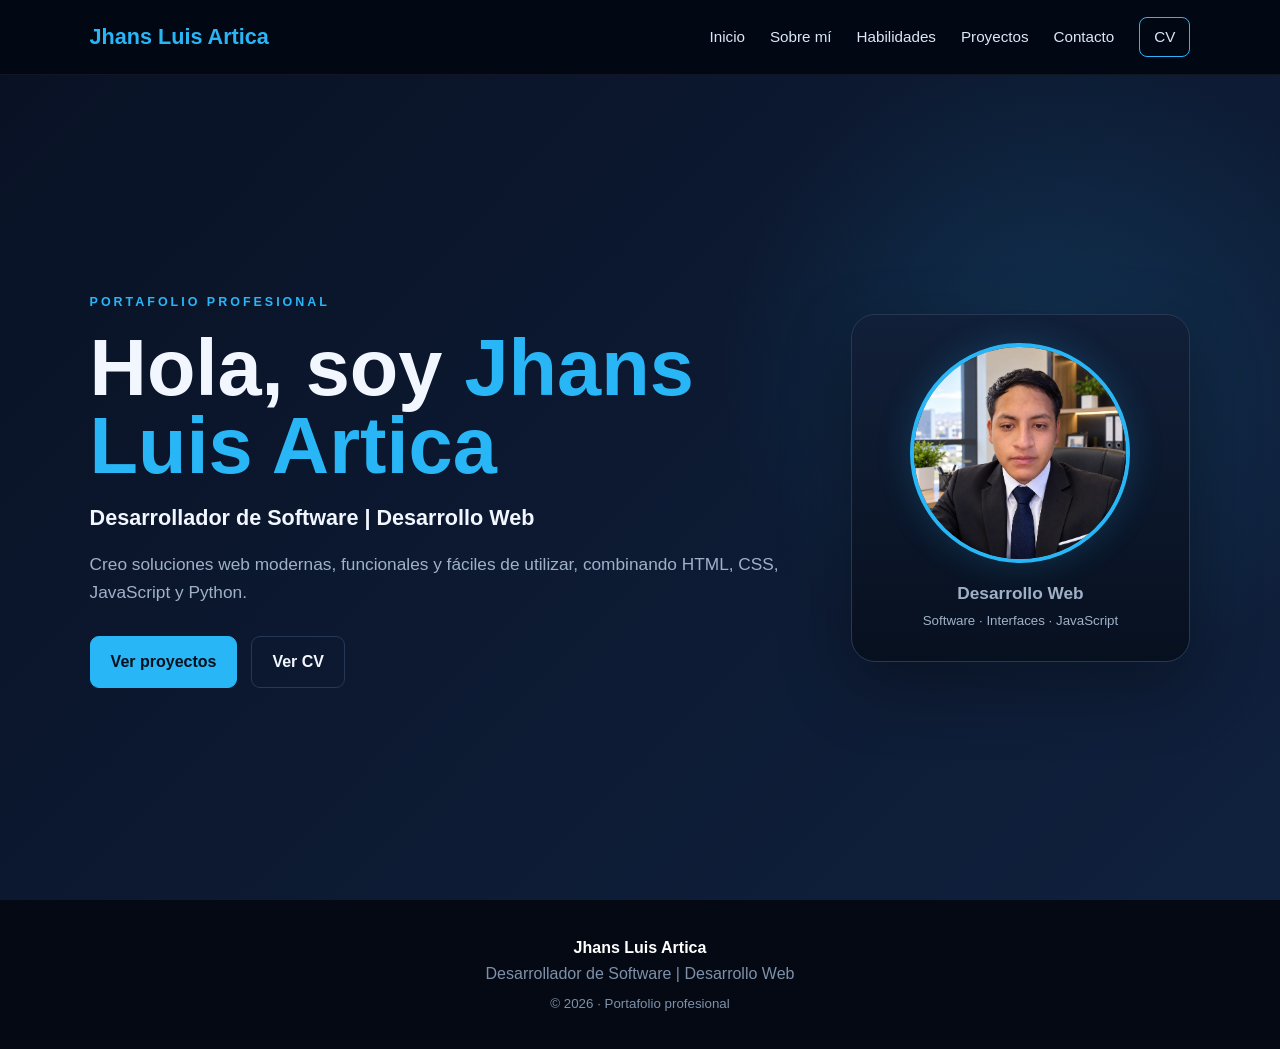
<file: index.html>
<!DOCTYPE html><html lang="es"><head><meta charset="UTF-8"><meta name="viewport" content="width=device-width,initial-scale=1.0"><meta name="description" content="Portafolio profesional de Jhans Luis Artica"><title>Jhans Luis Artica | Portafolio</title><link rel="stylesheet" href="estilos.css"></head><body><header class="header"><a class="brand" href="index.html">Jhans Luis Artica</a><button class="menu-toggle" aria-label="Abrir menú">☰</button><nav class="nav"><a href="index.html">Inicio</a><a href="sobre-mi.html">Sobre mí</a><a href="habilidades.html">Habilidades</a><a href="proyectos.html">Proyectos</a><a href="contacto.html">Contacto</a><a class="cv-link" href="cv.html" target="_blank">CV</a></nav></header><main><section class="hero"><div><span class="eyebrow">PORTAFOLIO PROFESIONAL</span><h1>Hola, soy <span>Jhans Luis Artica</span></h1><h2>Desarrollador de Software | Desarrollo Web</h2><p>Creo soluciones web modernas, funcionales y fáciles de utilizar, combinando HTML, CSS, JavaScript y Python.</p><div class="actions"><a class="btn primary" href="proyectos.html">Ver proyectos</a><a class="btn" href="cv.html" target="_blank">Ver CV</a></div></div><div class="profile-card"><img class="profile-photo" src="img/foto-perfil.png" alt="Foto de perfil de Jhans Luis Artica"><p>Desarrollo Web</p><small>Software · Interfaces · JavaScript</small></div></section></main><footer><strong>Jhans Luis Artica</strong><span>Desarrollador de Software | Desarrollo Web</span><small>© 2026 · Portafolio profesional</small></footer><script src="script.js"></script></body></html>
</file>
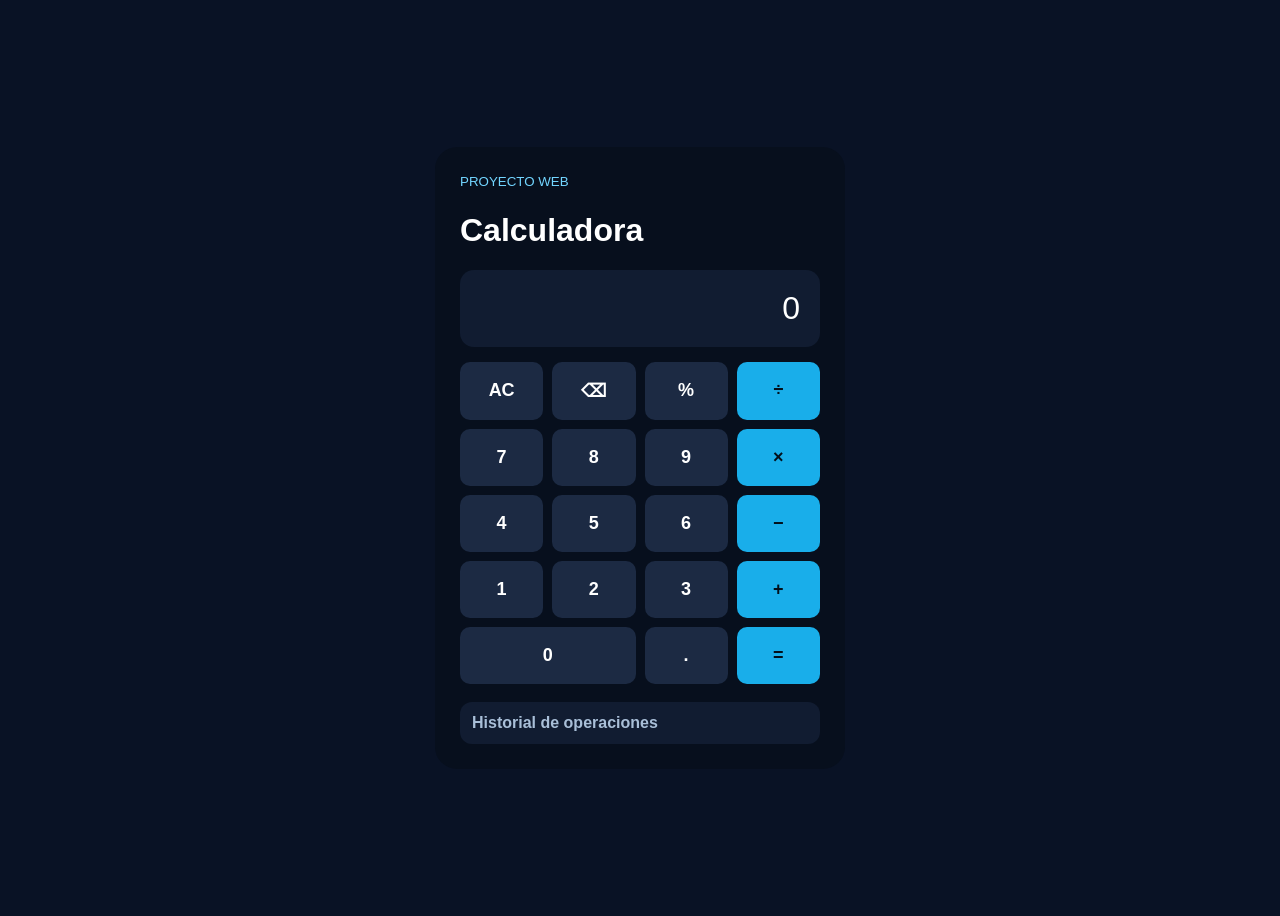
<file: proyectos/calculadora/index.html>
<!doctype html><html lang="es"><head><meta charset="utf-8"><meta name="viewport" content="width=device-width"><title>Calculadora Web</title><style>body{font-family:Arial;background:#091225;color:white;display:grid;place-items:center;min-height:100vh}.box{width:360px;background:#070f1d;padding:25px;border-radius:22px}.screen{background:#111c31;padding:20px;text-align:right;font-size:32px;border-radius:14px;margin:15px 0}.keys{display:grid;grid-template-columns:repeat(4,1fr);gap:9px}button{padding:18px;border:0;border-radius:10px;font-size:18px;font-weight:bold;background:#1c2a43;color:white}button.op{background:#19aeea;color:#03101b}.history{margin-top:18px;background:#111c31;padding:12px;border-radius:12px;max-height:110px;overflow:auto;color:#a9bfd8}small{color:#72d5ff}</style></head><body><div class="box"><small>PROYECTO WEB</small><h1>Calculadora</h1><div class="screen" id="screen">0</div><div class="keys"><button onclick="clearAll()">AC</button><button onclick="back()">⌫</button><button onclick="add('%')">%</button><button class="op" onclick="add('/')">÷</button><button onclick="add('7')">7</button><button onclick="add('8')">8</button><button onclick="add('9')">9</button><button class="op" onclick="add('*')">×</button><button onclick="add('4')">4</button><button onclick="add('5')">5</button><button onclick="add('6')">6</button><button class="op" onclick="add('-')">−</button><button onclick="add('1')">1</button><button onclick="add('2')">2</button><button onclick="add('3')">3</button><button class="op" onclick="add('+')">+</button><button style="grid-column:span 2" onclick="add('0')">0</button><button onclick="add('.')">.</button><button class="op" onclick="calc()">=</button></div><div class="history"><b>Historial de operaciones</b><div id="hist"></div></div></div><script>let e='';const s=document.getElementById('screen'),h=document.getElementById('hist');function add(x){e+=x;s.textContent=e}function clearAll(){e='';s.textContent='0'}function back(){e=e.slice(0,-1);s.textContent=e||'0'}function calc(){try{let r=Function('return '+e)();h.innerHTML='<div>'+e+' = '+r+'</div>'+h.innerHTML;e=String(r);s.textContent=e}catch{s.textContent='Error';e=''}}document.addEventListener('keydown',x=>{if(/[0-9+\-*/.%]/.test(x.key))add(x.key);if(x.key==='Enter')calc();if(x.key==='Backspace')back();if(x.key==='Escape')clearAll()})</script></body></html>
</file>
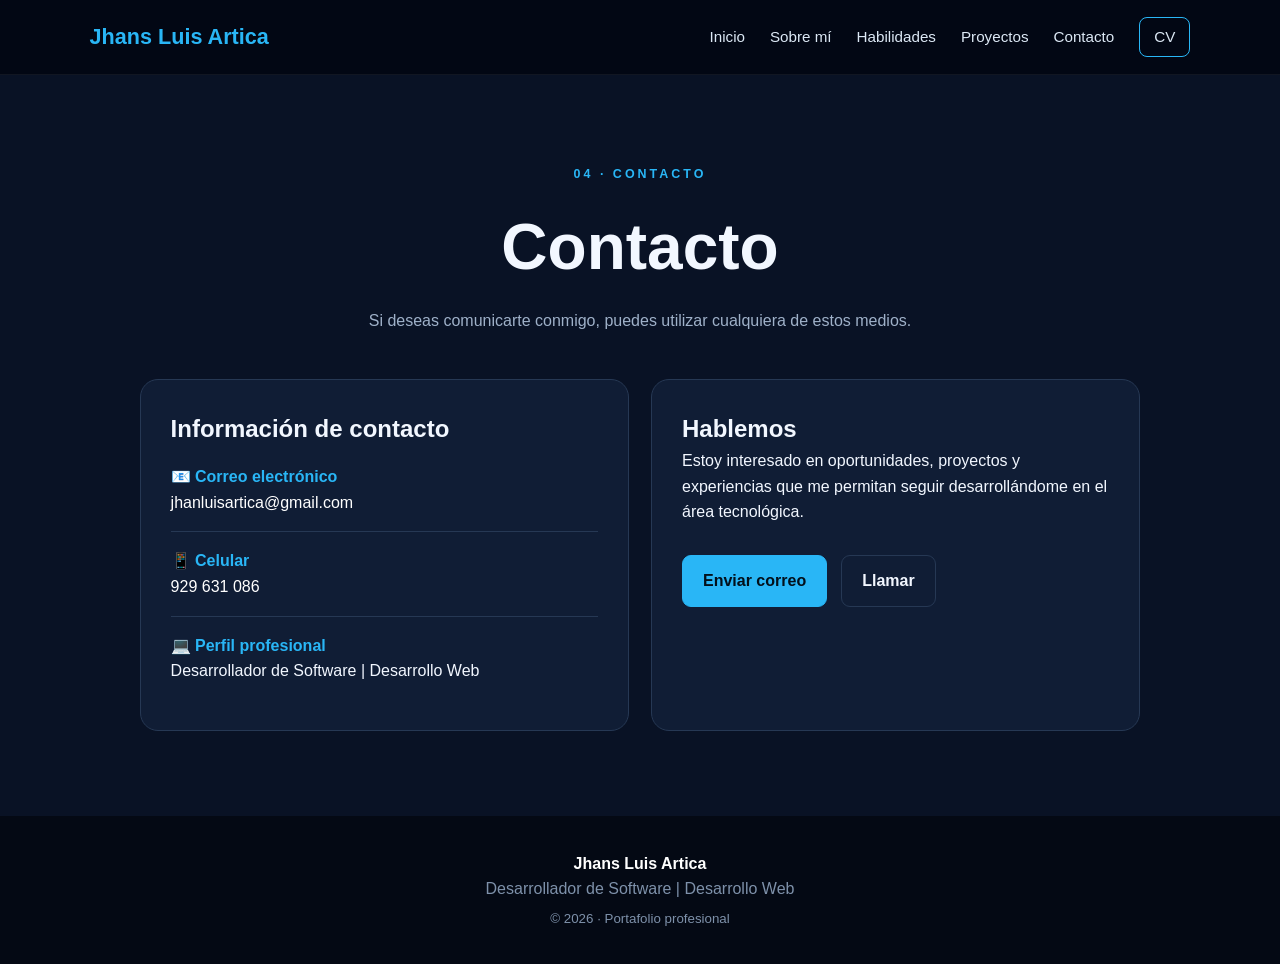
<file: contacto.html>
<!DOCTYPE html><html lang="es"><head><meta charset="UTF-8"><meta name="viewport" content="width=device-width,initial-scale=1.0"><meta name="description" content="Portafolio profesional de Jhans Luis Artica"><title>Contacto | Jhans Luis Artica</title><link rel="stylesheet" href="estilos.css"></head><body><header class="header"><a class="brand" href="index.html">Jhans Luis Artica</a><button class="menu-toggle" aria-label="Abrir menú">☰</button><nav class="nav"><a href="index.html">Inicio</a><a href="sobre-mi.html">Sobre mí</a><a href="habilidades.html">Habilidades</a><a href="proyectos.html">Proyectos</a><a href="contacto.html">Contacto</a><a class="cv-link" href="cv.html" target="_blank">CV</a></nav></header><main><section class="page"><div class="page-head"><span class="eyebrow">04 · CONTACTO</span><h1>Contacto</h1><p>Si deseas comunicarte conmigo, puedes utilizar cualquiera de estos medios.</p></div><div class="contact-grid"><div class="contact-box"><h2>Información de contacto</h2><div class="contact-item"><b>📧 Correo electrónico</b><a href="mailto:jhanluisartica@gmail.com">jhanluisartica@gmail.com</a></div><div class="contact-item"><b>📱 Celular</b><a href="tel:+51929631086">929 631 086</a></div><div class="contact-item"><b>💻 Perfil profesional</b><span>Desarrollador de Software | Desarrollo Web</span></div></div><div class="contact-box"><h2>Hablemos</h2><p>Estoy interesado en oportunidades, proyectos y experiencias que me permitan seguir desarrollándome en el área tecnológica.</p><div class="actions"><a class="btn primary" href="mailto:jhanluisartica@gmail.com">Enviar correo</a><a class="btn" href="tel:+51929631086">Llamar</a></div></div></div></section></main><footer><strong>Jhans Luis Artica</strong><span>Desarrollador de Software | Desarrollo Web</span><small>© 2026 · Portafolio profesional</small></footer><script src="script.js"></script></body></html>
</file>
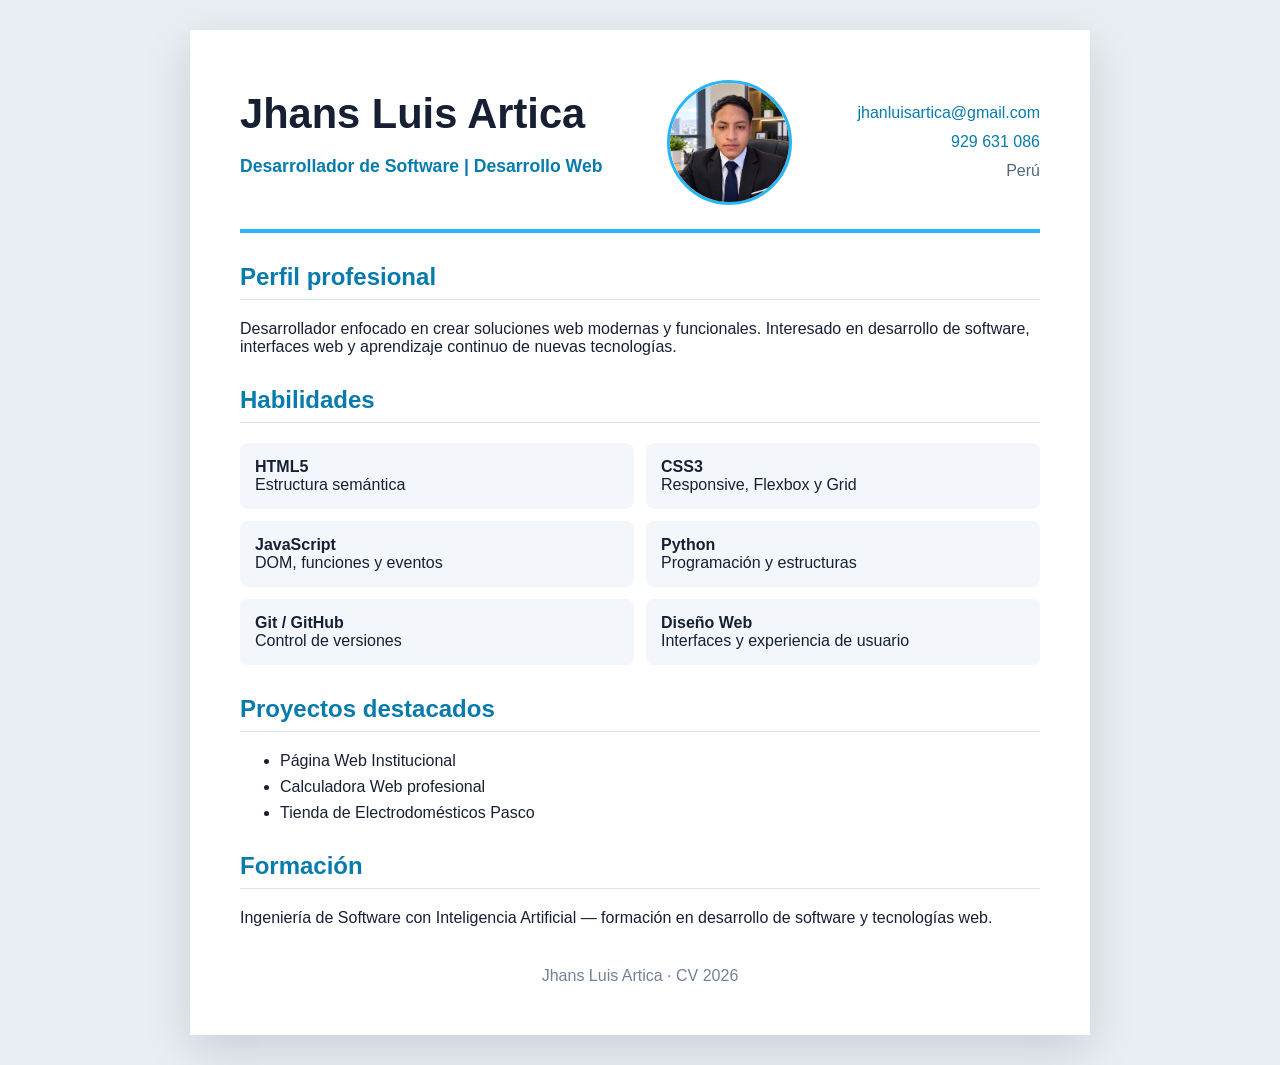
<file: cv.html>
<!DOCTYPE html><html lang="es"><head><meta charset="UTF-8"><meta name="viewport" content="width=device-width,initial-scale=1.0"><title>CV | Jhans Luis Artica</title><link rel="stylesheet" href="cv.css"></head><body><main class="cv"><div class="top"><div class="name"><h1>Jhans Luis Artica</h1><p>Desarrollador de Software | Desarrollo Web</p></div><img class="cv-photo" src="img/foto-perfil.png" alt="Foto de perfil"><div class="contact"><a href="mailto:jhanluisartica@gmail.com">jhanluisartica@gmail.com</a><br><a href="tel:+51929631086">929 631 086</a><br>Perú</div></div><section><h2>Perfil profesional</h2><p>Desarrollador enfocado en crear soluciones web modernas y funcionales. Interesado en desarrollo de software, interfaces web y aprendizaje continuo de nuevas tecnologías.</p></section><section><h2>Habilidades</h2><div class="grid"><p><b>HTML5</b><br>Estructura semántica</p><p><b>CSS3</b><br>Responsive, Flexbox y Grid</p><p><b>JavaScript</b><br>DOM, funciones y eventos</p><p><b>Python</b><br>Programación y estructuras</p><p><b>Git / GitHub</b><br>Control de versiones</p><p><b>Diseño Web</b><br>Interfaces y experiencia de usuario</p></div></section><section><h2>Proyectos destacados</h2><ul><li>Página Web Institucional</li><li>Calculadora Web profesional</li><li>Tienda de Electrodomésticos Pasco</li></ul></section><section><h2>Formación</h2><p>Ingeniería de Software con Inteligencia Artificial — formación en desarrollo de software y tecnologías web.</p></section><div class="footer">Jhans Luis Artica · CV 2026</div></main></body></html>
</file>
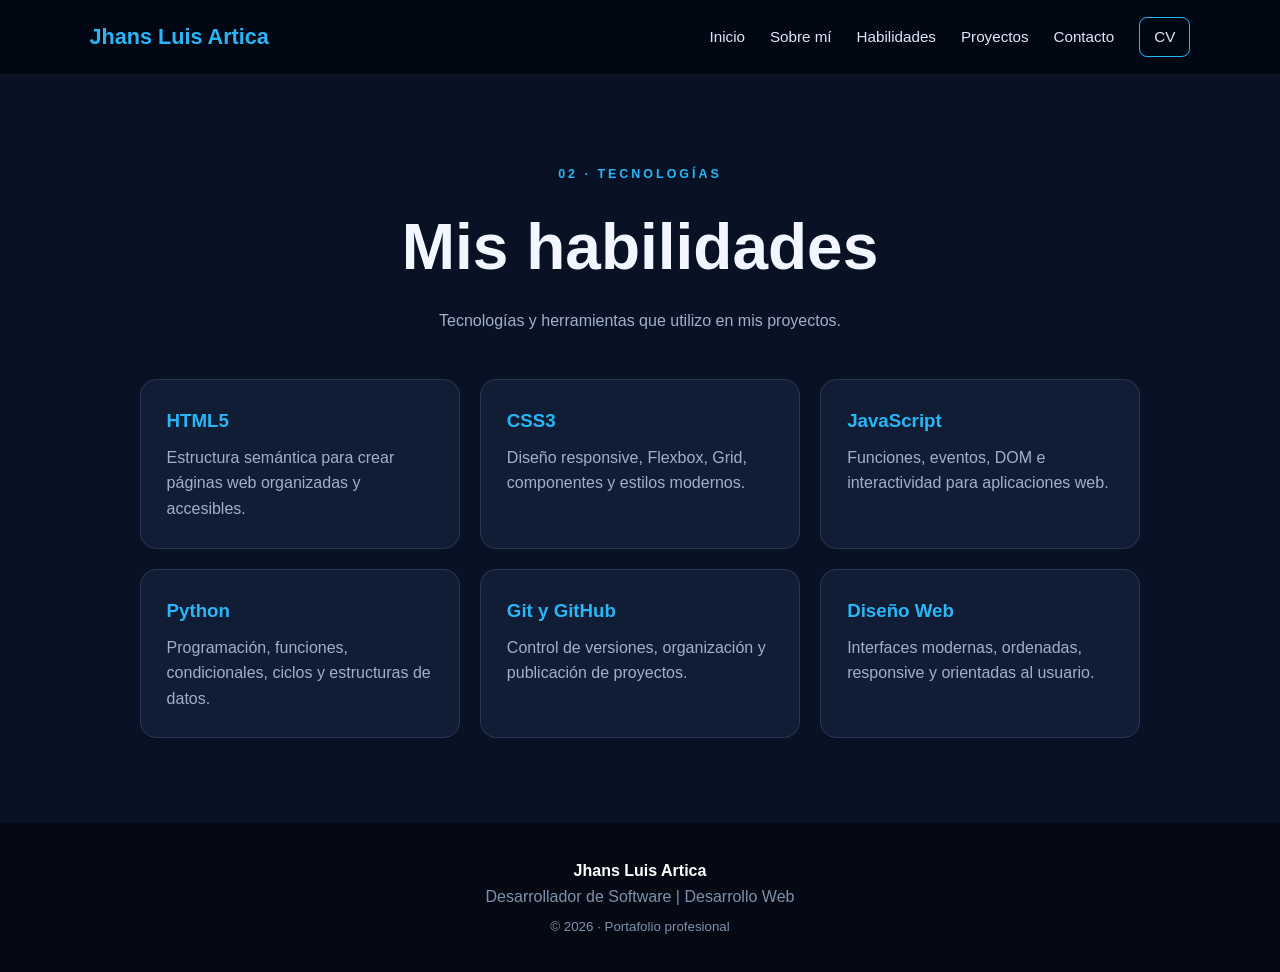
<file: habilidades.html>
<!DOCTYPE html><html lang="es"><head><meta charset="UTF-8"><meta name="viewport" content="width=device-width,initial-scale=1.0"><meta name="description" content="Portafolio profesional de Jhans Luis Artica"><title>Habilidades | Jhans Luis Artica</title><link rel="stylesheet" href="estilos.css"></head><body><header class="header"><a class="brand" href="index.html">Jhans Luis Artica</a><button class="menu-toggle" aria-label="Abrir menú">☰</button><nav class="nav"><a href="index.html">Inicio</a><a href="sobre-mi.html">Sobre mí</a><a href="habilidades.html">Habilidades</a><a href="proyectos.html">Proyectos</a><a href="contacto.html">Contacto</a><a class="cv-link" href="cv.html" target="_blank">CV</a></nav></header><main><section class="page"><div class="page-head"><span class="eyebrow">02 · TECNOLOGÍAS</span><h1>Mis habilidades</h1><p>Tecnologías y herramientas que utilizo en mis proyectos.</p></div><div class="skills"><article class="skill"><h3>HTML5</h3><p>Estructura semántica para crear páginas web organizadas y accesibles.</p></article><article class="skill"><h3>CSS3</h3><p>Diseño responsive, Flexbox, Grid, componentes y estilos modernos.</p></article><article class="skill"><h3>JavaScript</h3><p>Funciones, eventos, DOM e interactividad para aplicaciones web.</p></article><article class="skill"><h3>Python</h3><p>Programación, funciones, condicionales, ciclos y estructuras de datos.</p></article><article class="skill"><h3>Git y GitHub</h3><p>Control de versiones, organización y publicación de proyectos.</p></article><article class="skill"><h3>Diseño Web</h3><p>Interfaces modernas, ordenadas, responsive y orientadas al usuario.</p></article></div></section></main><footer><strong>Jhans Luis Artica</strong><span>Desarrollador de Software | Desarrollo Web</span><small>© 2026 · Portafolio profesional</small></footer><script src="script.js"></script></body></html>
</file>
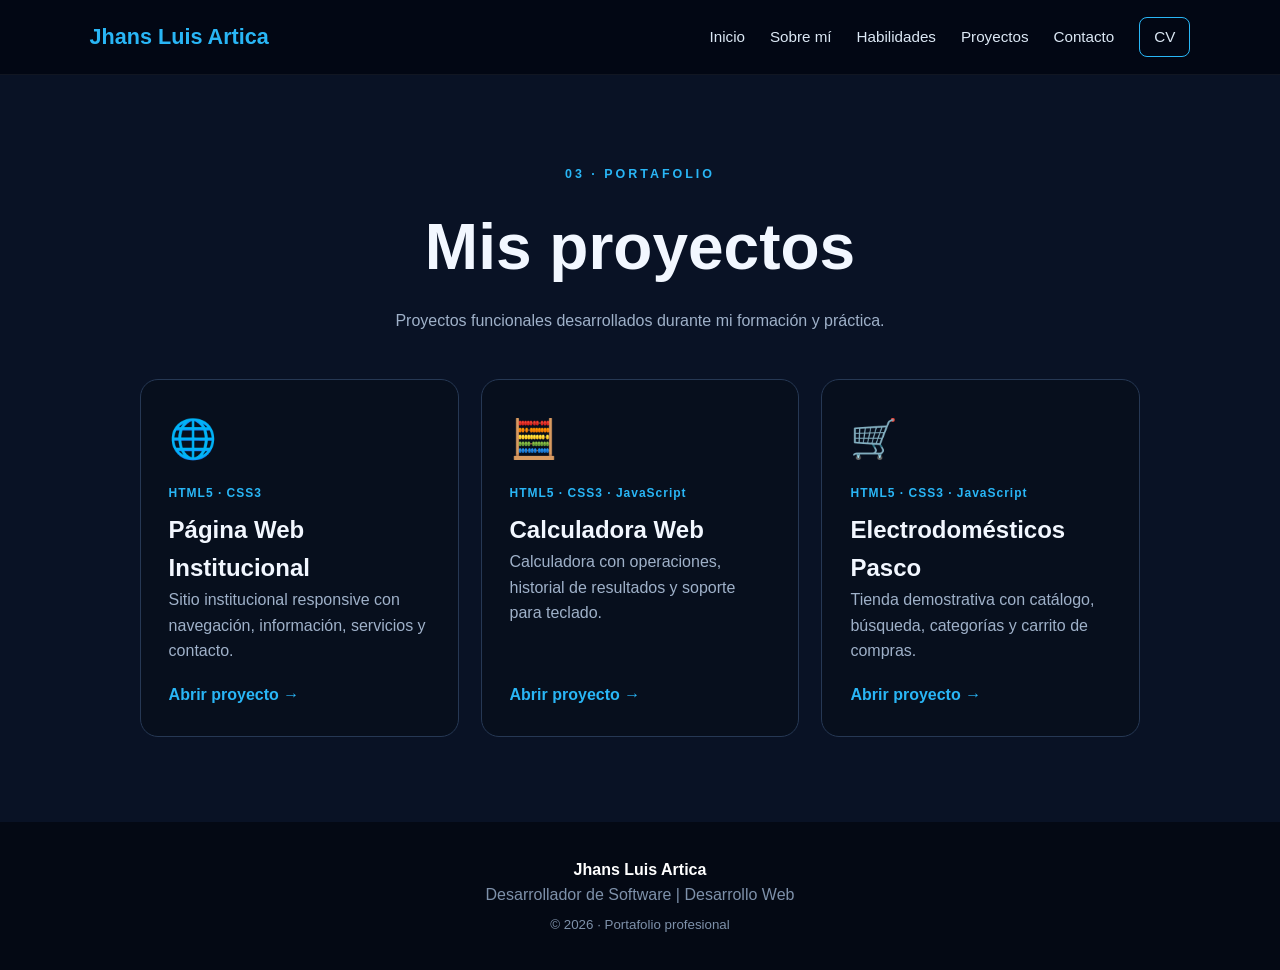
<file: proyectos.html>
<!DOCTYPE html><html lang="es"><head><meta charset="UTF-8"><meta name="viewport" content="width=device-width,initial-scale=1.0"><meta name="description" content="Portafolio profesional de Jhans Luis Artica"><title>Proyectos | Jhans Luis Artica</title><link rel="stylesheet" href="estilos.css"></head><body><header class="header"><a class="brand" href="index.html">Jhans Luis Artica</a><button class="menu-toggle" aria-label="Abrir menú">☰</button><nav class="nav"><a href="index.html">Inicio</a><a href="sobre-mi.html">Sobre mí</a><a href="habilidades.html">Habilidades</a><a href="proyectos.html">Proyectos</a><a href="contacto.html">Contacto</a><a class="cv-link" href="cv.html" target="_blank">CV</a></nav></header><main><section class="page"><div class="page-head"><span class="eyebrow">03 · PORTAFOLIO</span><h1>Mis proyectos</h1><p>Proyectos funcionales desarrollados durante mi formación y práctica.</p></div><div class="projects"><article class="project"><div class="icon">🌐</div><span class="tag">HTML5 · CSS3</span><h2>Página Web Institucional</h2><p>Sitio institucional responsive con navegación, información, servicios y contacto.</p><a href="proyectos/institucional/index.html">Abrir proyecto →</a></article><article class="project"><div class="icon">🧮</div><span class="tag">HTML5 · CSS3 · JavaScript</span><h2>Calculadora Web</h2><p>Calculadora con operaciones, historial de resultados y soporte para teclado.</p><a href="proyectos/calculadora/index.html">Abrir proyecto →</a></article><article class="project"><div class="icon">🛒</div><span class="tag">HTML5 · CSS3 · JavaScript</span><h2>Electrodomésticos Pasco</h2><p>Tienda demostrativa con catálogo, búsqueda, categorías y carrito de compras.</p><a href="proyectos/electrodomesticos/index.html">Abrir proyecto →</a></article></div></section></main><footer><strong>Jhans Luis Artica</strong><span>Desarrollador de Software | Desarrollo Web</span><small>© 2026 · Portafolio profesional</small></footer><script src="script.js"></script></body></html>
</file>
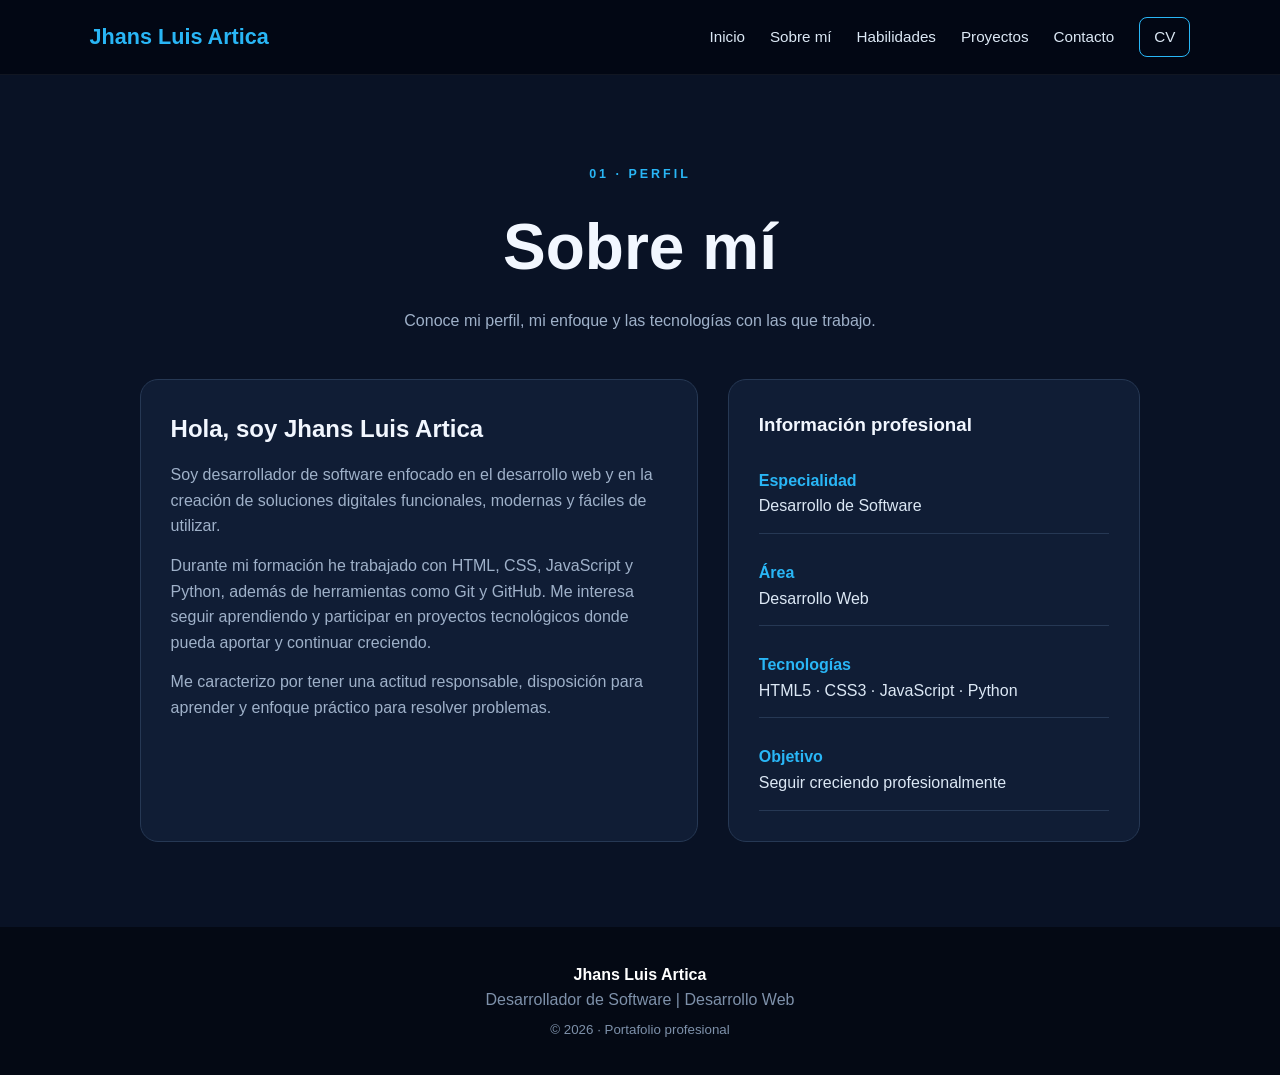
<file: sobre-mi.html>
<!DOCTYPE html><html lang="es"><head><meta charset="UTF-8"><meta name="viewport" content="width=device-width,initial-scale=1.0"><meta name="description" content="Portafolio profesional de Jhans Luis Artica"><title>Sobre mí | Jhans Luis Artica</title><link rel="stylesheet" href="estilos.css"></head><body><header class="header"><a class="brand" href="index.html">Jhans Luis Artica</a><button class="menu-toggle" aria-label="Abrir menú">☰</button><nav class="nav"><a href="index.html">Inicio</a><a href="sobre-mi.html">Sobre mí</a><a href="habilidades.html">Habilidades</a><a href="proyectos.html">Proyectos</a><a href="contacto.html">Contacto</a><a class="cv-link" href="cv.html" target="_blank">CV</a></nav></header><main><section class="page"><div class="page-head"><span class="eyebrow">01 · PERFIL</span><h1>Sobre mí</h1><p>Conoce mi perfil, mi enfoque y las tecnologías con las que trabajo.</p></div><div class="content-grid"><article class="card"><h2>Hola, soy Jhans Luis Artica</h2><p>Soy desarrollador de software enfocado en el desarrollo web y en la creación de soluciones digitales funcionales, modernas y fáciles de utilizar.</p><p>Durante mi formación he trabajado con HTML, CSS, JavaScript y Python, además de herramientas como Git y GitHub. Me interesa seguir aprendiendo y participar en proyectos tecnológicos donde pueda aportar y continuar creciendo.</p><p>Me caracterizo por tener una actitud responsable, disposición para aprender y enfoque práctico para resolver problemas.</p></article><aside class="card"><h3>Información profesional</h3><div class="info-list"><div><b>Especialidad</b><span>Desarrollo de Software</span></div><div><b>Área</b><span>Desarrollo Web</span></div><div><b>Tecnologías</b><span>HTML5 · CSS3 · JavaScript · Python</span></div><div><b>Objetivo</b><span>Seguir creciendo profesionalmente</span></div></div></aside></div></section></main><footer><strong>Jhans Luis Artica</strong><span>Desarrollador de Software | Desarrollo Web</span><small>© 2026 · Portafolio profesional</small></footer><script src="script.js"></script></body></html>
</file>
<file: estilos.css>
*{box-sizing:border-box;margin:0;padding:0}
:root{--bg:#091225;--bg2:#0d1930;--panel:#101d35;--panel2:#070f1d;--text:#f2f7ff;--muted:#9fb1c9;--accent:#29b6f6;--border:#263854}
html{scroll-behavior:smooth}body{font-family:Inter,Segoe UI,Arial,sans-serif;background:var(--bg);color:var(--text);line-height:1.6;min-height:100vh}a{text-decoration:none;color:inherit}
.header{position:sticky;top:0;z-index:50;display:flex;align-items:center;justify-content:space-between;padding:17px 7%;background:rgba(3,8,20,.97);border-bottom:1px solid rgba(255,255,255,.06);backdrop-filter:blur(10px)}
.brand{font-size:1.35rem;font-weight:900;color:var(--accent)}.nav{display:flex;align-items:center;gap:25px}.nav a{color:#dce8f5;font-size:.95rem}.nav a:hover,.nav a.active{color:var(--accent)}
.cv-link{border:1px solid var(--accent);padding:7px 14px;border-radius:8px}.menu-toggle{display:none;background:none;border:0;color:white;font-size:25px}
.page{max-width:1180px;margin:auto;padding:85px 7%}.page-head{text-align:center;margin-bottom:45px}.eyebrow{color:var(--accent);font-size:.78rem;font-weight:900;letter-spacing:3px}.page-head h1{font-size:clamp(2.3rem,5vw,4rem);margin:10px 0}.page-head p{color:var(--muted);max-width:720px;margin:auto}
.hero{min-height:calc(100vh - 75px);display:grid;grid-template-columns:1.35fr .65fr;align-items:center;gap:55px;padding:70px 7%;background:radial-gradient(circle at 82% 35%,rgba(41,182,246,.14),transparent 28%),linear-gradient(135deg,#091225,#10213e)}
.hero h1{font-size:clamp(3rem,6.2vw,6rem);line-height:.98;margin:16px 0}.hero h1 span{color:var(--accent)}.hero h2{font-size:1.35rem;margin-bottom:16px}.hero p{max-width:700px;color:var(--muted);font-size:1.08rem}
.actions{display:flex;gap:14px;margin-top:30px}.btn{display:inline-flex;justify-content:center;align-items:center;padding:12px 20px;border-radius:9px;font-weight:900;border:1px solid var(--border)}.btn.primary{background:var(--accent);color:#03101b;border-color:var(--accent)}
.profile-card{background:linear-gradient(180deg,#111f38,#07101f);border:1px solid var(--border);border-radius:24px;padding:28px;text-align:center;box-shadow:0 25px 70px #0005}.profile-photo{width:220px;height:220px;border-radius:50%;object-fit:cover;border:4px solid var(--accent);display:block;margin:auto;box-shadow:0 0 35px #29b6f633}.profile-card p{font-weight:900;margin-top:17px}.profile-card small{color:var(--muted)}
.content-grid{display:grid;grid-template-columns:1.15fr .85fr;gap:30px}.card{background:var(--panel);border:1px solid var(--border);border-radius:18px;padding:30px}.card h2,.card h3{margin-bottom:14px}.card p{color:var(--muted);margin-bottom:14px}.info-list{display:grid;gap:12px}.info-list div{padding:14px 0;border-bottom:1px solid var(--border)}.info-list b{color:var(--accent);display:block}.info-list span{color:#dce8f5}
.skills{display:grid;grid-template-columns:repeat(3,1fr);gap:20px}.skill{background:var(--panel);border:1px solid var(--border);border-radius:16px;padding:26px;min-height:145px}.skill h3{color:var(--accent);margin-bottom:9px}.skill p{color:var(--muted)}
.projects{display:grid;grid-template-columns:repeat(3,1fr);gap:22px}.project{background:var(--panel2);border:1px solid var(--border);border-radius:18px;padding:28px;display:flex;flex-direction:column;min-height:310px}.project .icon{font-size:2.4rem}.tag{color:var(--accent);font-size:.75rem;font-weight:900;letter-spacing:1px;margin:15px 0 7px}.project p{color:var(--muted);flex:1}.project a{color:var(--accent);font-weight:900;margin-top:18px}
.contact-grid{display:grid;grid-template-columns:1fr 1fr;gap:22px}.contact-box{background:var(--panel);border:1px solid var(--border);border-radius:18px;padding:30px}.contact-item{padding:16px 0;border-bottom:1px solid var(--border)}.contact-item:last-child{border:0}.contact-item b{color:var(--accent);display:block}.contact-item a{color:white}.contact-item a:hover{color:var(--accent)}
footer{text-align:center;padding:35px 7%;background:#040914;color:#7e91aa}footer strong{display:block;color:white}footer small{display:block;margin-top:6px}
@media(max-width:850px){.menu-toggle{display:block}.nav{display:none;position:absolute;left:0;right:0;top:68px;background:#040914;padding:18px 7%;flex-direction:column;align-items:flex-start}.nav.open{display:flex}.hero{grid-template-columns:1fr;min-height:auto;padding-top:80px;padding-bottom:80px}.profile-card{max-width:360px}.content-grid,.contact-grid{grid-template-columns:1fr}.skills,.projects{grid-template-columns:1fr 1fr}}
@media(max-width:600px){.header{padding:15px 5%}.hero,.page{padding-left:5%;padding-right:5%}.skills,.projects{grid-template-columns:1fr}.hero h1{font-size:3rem}.profile-photo{width:180px;height:180px}}
</file>
<file: cv.css>
*{box-sizing:border-box}body{margin:0;background:#e9eef5;color:#172033;font-family:Arial,Segoe UI,sans-serif}.cv{max-width:900px;margin:30px auto;background:white;padding:50px;box-shadow:0 15px 45px #0002}.top{display:flex;justify-content:space-between;gap:30px;align-items:center;border-bottom:4px solid #29b6f6;padding-bottom:24px}.cv-photo{width:125px;height:125px;border-radius:50%;object-fit:cover;border:3px solid #29b6f6}.name h1{margin:0;font-size:2.6rem}.name p{color:#087bad;font-weight:bold;font-size:1.1rem}.contact{text-align:right;color:#51677f;line-height:1.8}.contact a{color:#087bad;text-decoration:none}section{margin-top:30px}h2{color:#087bad;border-bottom:1px solid #dbe5ef;padding-bottom:8px}.grid{display:grid;grid-template-columns:repeat(2,1fr);gap:12px}.grid p{background:#f3f7fb;padding:15px;border-radius:8px;margin:0}li{margin:8px 0}.footer{text-align:center;margin-top:40px;color:#71839a}@media(max-width:650px){.cv{margin:0;padding:28px}.top{flex-direction:column;align-items:flex-start}.contact{text-align:left}.grid{grid-template-columns:1fr}}@media print{body{background:white}.cv{margin:0;box-shadow:none}}
</file>
